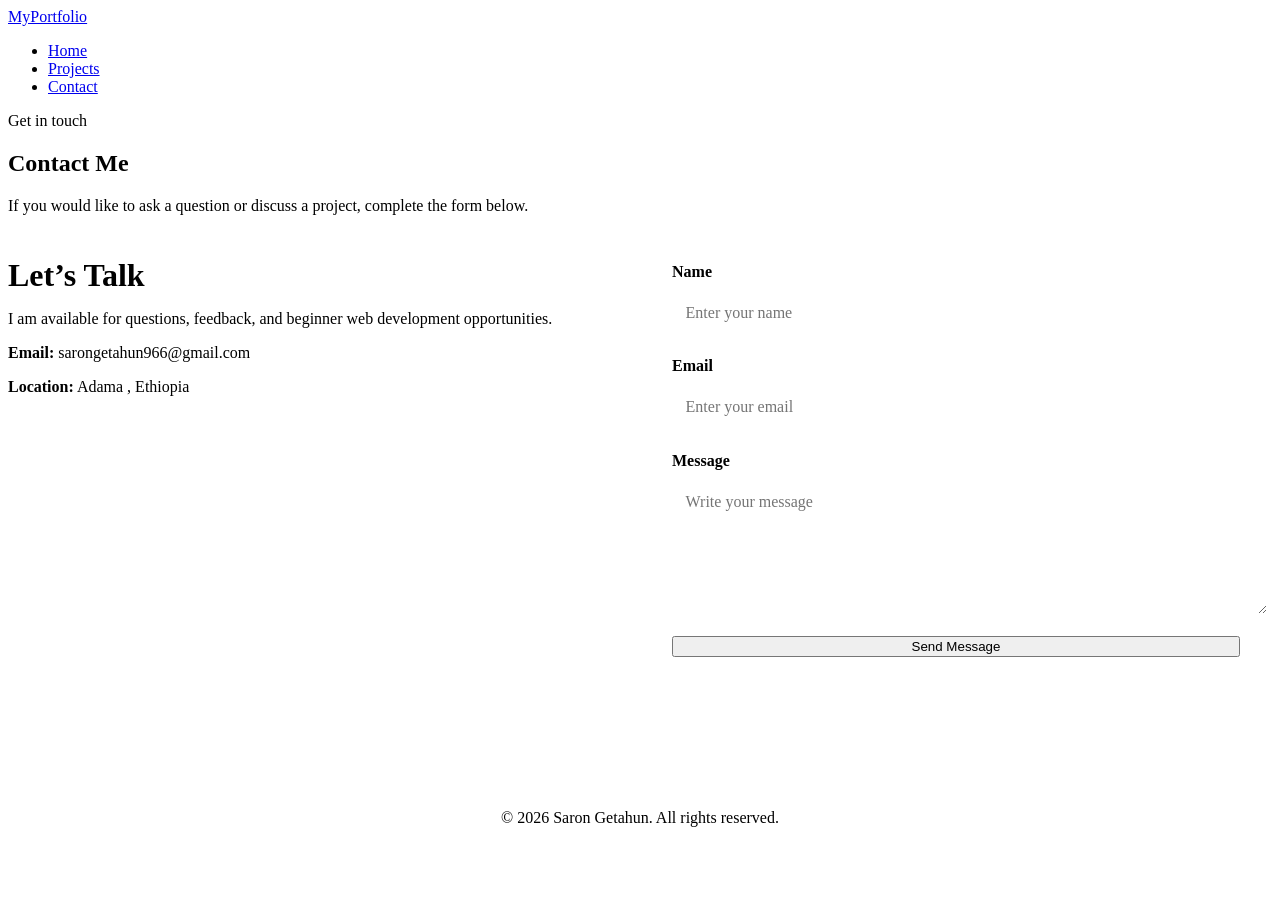
<file: contact.html>
<!DOCTYPE html>
<html lang="en">
<head>
    <meta charset="UTF-8">
    <meta name="viewport" content="width=device-width, initial-scale=1.0">
    <title>My Portfolio | Contact</title>
    <link rel="stylesheet" href="style.css">
</head>
<body>

    <header class="site-header">
        <nav class="navbar">
            <a href="index.html" class="logo">MyPortfolio</a>

            <ul class="nav-links">
                <li><a href="index.html">Home</a></li>
                <li><a href="projects.html">Projects</a></li>
                <li><a href="contact.html" class="active">Contact</a></li>
            </ul>
        </nav>
    </header>

    <main>
        <section class="page-heading">
            <p class="intro">Get in touch</p>
            <h1>Contact Me</h1>
            <p>
                If you would like to ask a question or discuss a project,
                complete the form below.
            </p>
        </section>

        <section class="contact-section">
            <div class="contact-information">
                <h2>Let’s Talk</h2>
                <p>
                    I am available for questions, feedback, and beginner web
                    development opportunities.
                </p>

                <p><strong>Email:</strong> sarongetahun966@gmail.com</p>
                <p><strong>Location:</strong> Adama , Ethiopia</p>
            </div>

            <form class="contact-form">
                <label for="name">Name</label>
                <input type="text" id="name" name="name" placeholder="Enter your name">

                <label for="email">Email</label>
                <input type="email" id="email" name="email" placeholder="Enter your email">

                <label for="message">Message</label>
                <textarea id="message" name="message" rows="6"
                          placeholder="Write your message"></textarea>

                <button type="submit" class="button">Send Message</button>
            </form>
        </section>
    </main>

    <footer class="footer">
        <p>&copy; 2026 Saron Getahun. All rights reserved.</p>
    </footer>

</body>
</html>
</file>
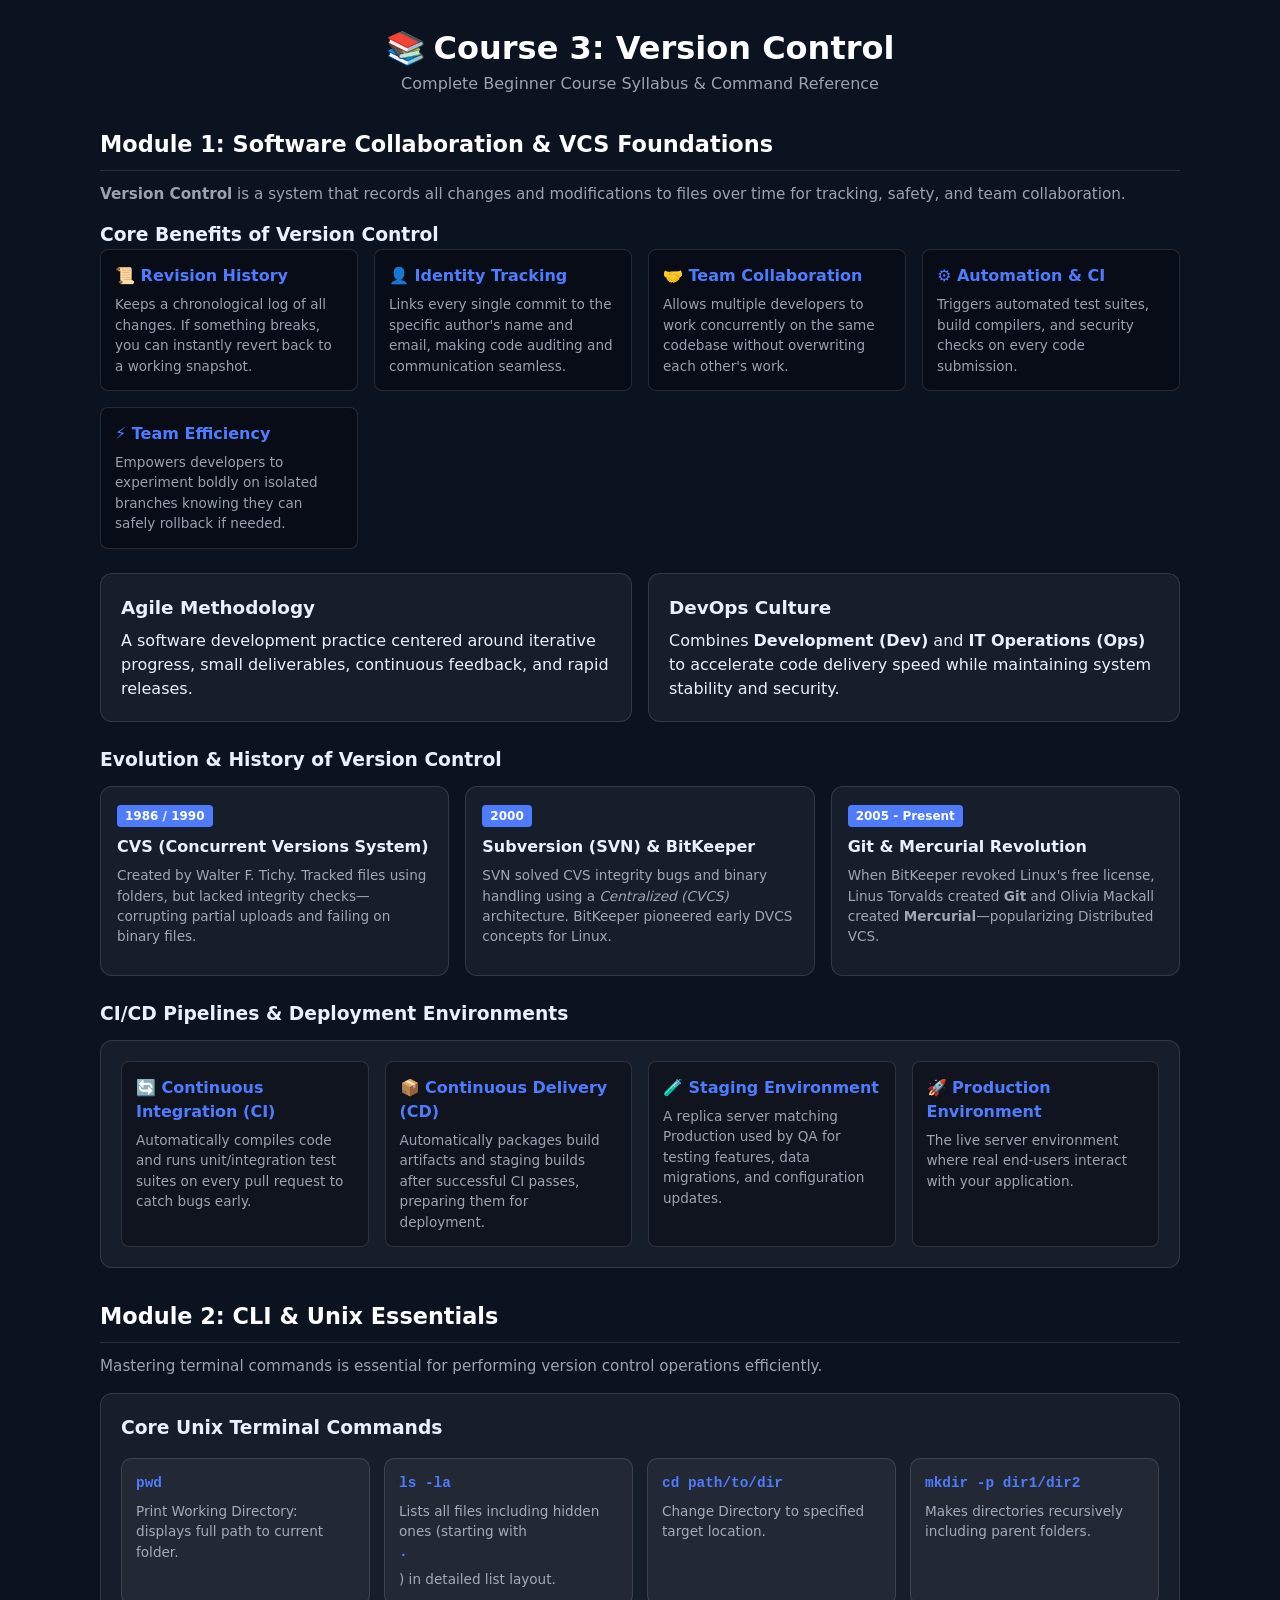
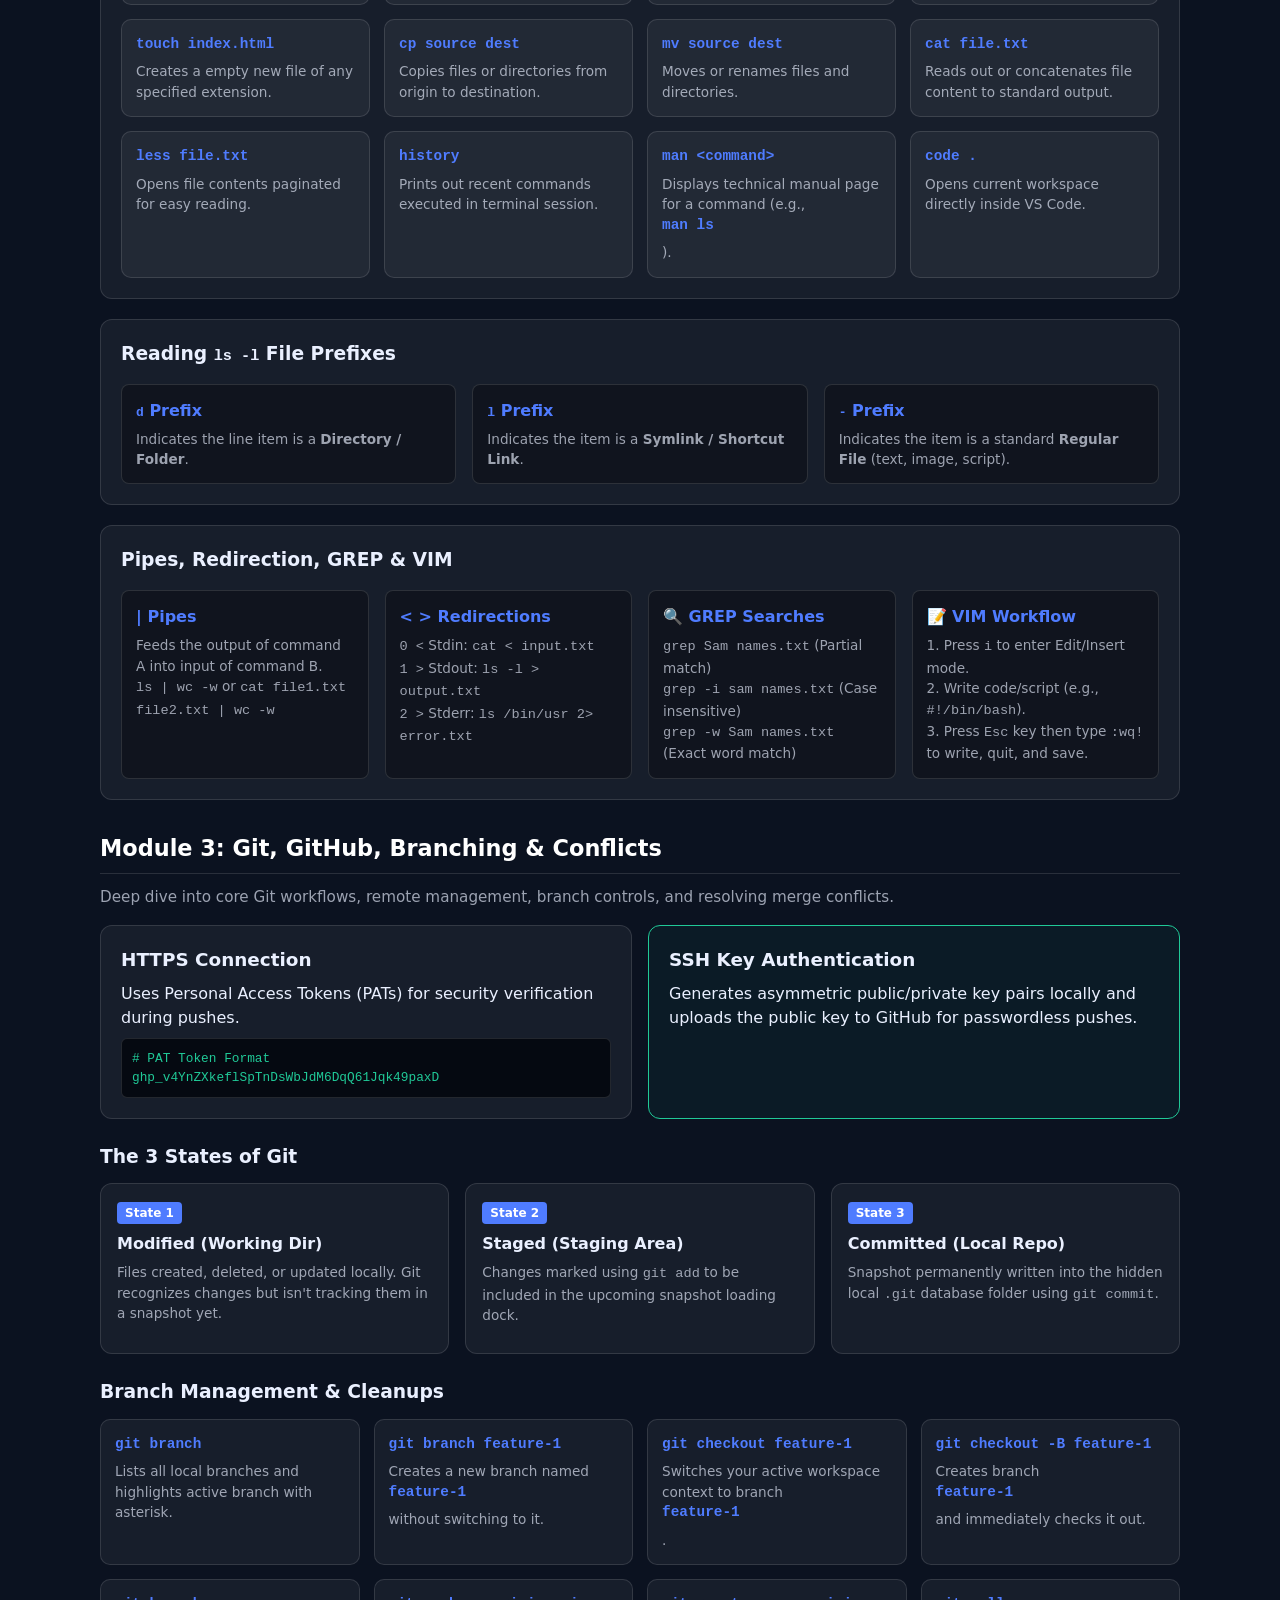
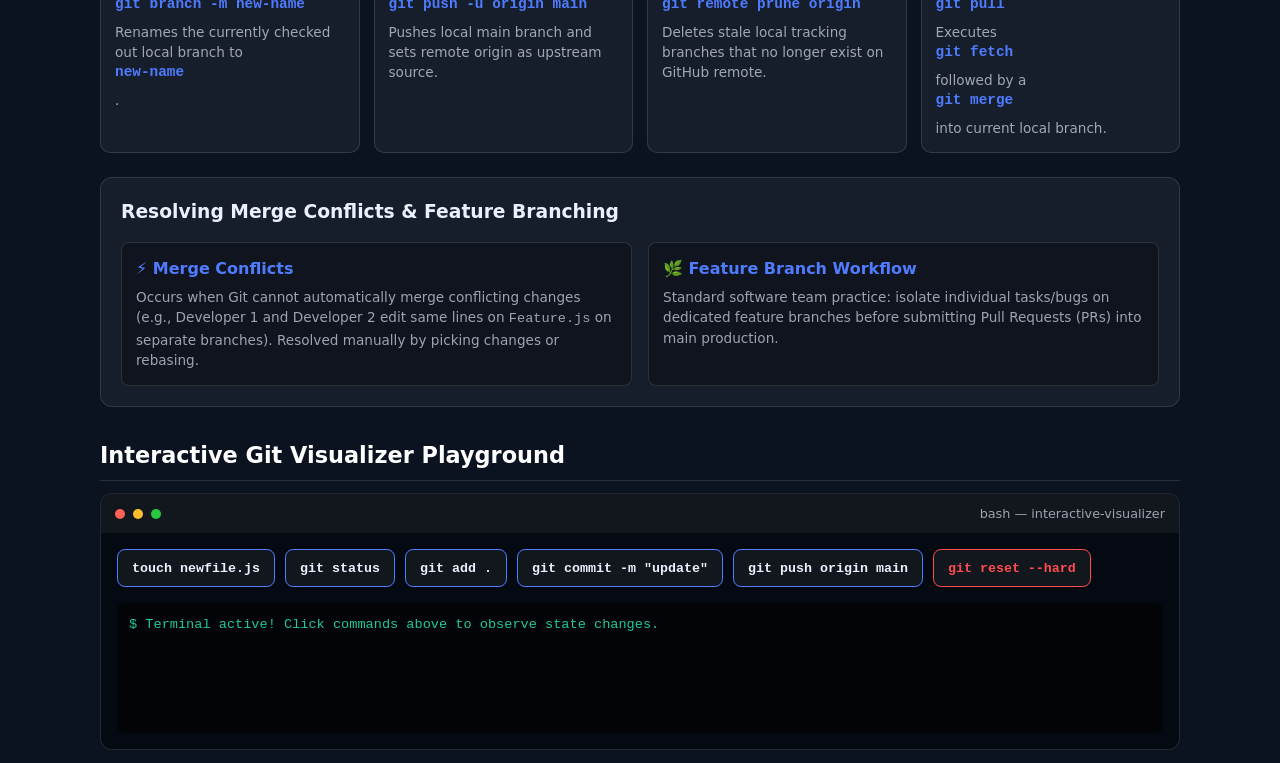
<file: git-note/detail-note.html>
<!doctype html>
<html lang="en">
  <head>
    <meta charset="UTF-8" />
    <meta name="viewport" content="width=device-width, initial-scale=1.0" />
    <meta name="color-scheme" content="dark" />
    <title>Course 3: Version Control Mastery Notes</title>
    <link rel="stylesheet" href="git.css" />
  </head>
  <body>
    <!-- ── NAVBAR ── -->
    <header class="navbar">
      <div class="logo"><span class="git-icon">📚</span> Course 3: Version Control</div>
      <p class="subtitle">Complete Beginner Course Syllabus & Command Reference</p>
    </header>

    <main class="container">

      <!-- ── MODULE 1: SOFTWARE COLLABORATION ── -->
      <section class="info-section">
        <h2>Module 1: Software Collaboration & VCS Foundations</h2>
        <p class="section-intro">
          <strong>Version Control</strong> is a system that records all changes and modifications to files over time for tracking, safety, and team collaboration.
        </p>

        <!-- Benefits Grid -->
        <h3>Core Benefits of Version Control</h3>
        <div class="breakdown-grid" style="margin-bottom: 24px;">
          <div class="breakdown-item">
            <h4>📜 Revision History</h4>
            <p>Keeps a chronological log of all changes. If something breaks, you can instantly revert back to a working snapshot.</p>
          </div>
          <div class="breakdown-item">
            <h4>👤 Identity Tracking</h4>
            <p>Links every single commit to the specific author's name and email, making code auditing and communication seamless.</p>
          </div>
          <div class="breakdown-item">
            <h4>🤝 Team Collaboration</h4>
            <p>Allows multiple developers to work concurrently on the same codebase without overwriting each other's work.</p>
          </div>
          <div class="breakdown-item">
            <h4>⚙️ Automation & CI</h4>
            <p>Triggers automated test suites, build compilers, and security checks on every code submission.</p>
          </div>
          <div class="breakdown-item">
            <h4>⚡ Team Efficiency</h4>
            <p>Empowers developers to experiment boldly on isolated branches knowing they can safely rollback if needed.</p>
          </div>
        </div>

        <!-- Methodologies & Ecosystems -->
        <div class="comparison-grid">
          <div class="info-card">
            <h3>Agile Methodology</h3>
            <p>A software development practice centered around iterative progress, small deliverables, continuous feedback, and rapid releases.</p>
          </div>
          <div class="info-card">
            <h3>DevOps Culture</h3>
            <p>Combines <strong>Development (Dev)</strong> and <strong>IT Operations (Ops)</strong> to accelerate code delivery speed while maintaining system stability and security.</p>
          </div>
        </div>

        <!-- History Timeline -->
        <h3 style="margin-top: 24px; margin-bottom: 12px;">Evolution & History of Version Control</h3>
        <div class="steps-grid">
          <div class="step-card">
            <div class="step-num">1986 / 1990</div>
            <h3>CVS (Concurrent Versions System)</h3>
            <p>Created by Walter F. Tichy. Tracked files using folders, but lacked integrity checks—corrupting partial uploads and failing on binary files.</p>
          </div>

          <div class="step-card">
            <div class="step-num">2000</div>
            <h3>Subversion (SVN) & BitKeeper</h3>
            <p>SVN solved CVS integrity bugs and binary handling using a <em>Centralized (CVCS)</em> architecture. BitKeeper pioneered early DVCS concepts for Linux.</p>
          </div>

          <div class="step-card">
            <div class="step-num">2005 - Present</div>
            <h3>Git & Mercurial Revolution</h3>
            <p>When BitKeeper revoked Linux's free license, Linus Torvalds created <strong>Git</strong> and Olivia Mackall created <strong>Mercurial</strong>—popularizing Distributed VCS.</p>
          </div>
        </div>

        <!-- Staging vs Production & CI/CD Pipeline -->
        <h3 style="margin-top: 24px; margin-bottom: 12px;">CI/CD Pipelines & Deployment Environments</h3>
        <div class="breakdown-box">
          <div class="breakdown-grid">
            <div class="breakdown-item">
              <h4>🔄 Continuous Integration (CI)</h4>
              <p>Automatically compiles code and runs unit/integration test suites on every pull request to catch bugs early.</p>
            </div>
            <div class="breakdown-item">
              <h4>📦 Continuous Delivery (CD)</h4>
              <p>Automatically packages build artifacts and staging builds after successful CI passes, preparing them for deployment.</p>
            </div>
            <div class="breakdown-item">
              <h4>🧪 Staging Environment</h4>
              <p>A replica server matching Production used by QA for testing features, data migrations, and configuration updates.</p>
            </div>
            <div class="breakdown-item">
              <h4>🚀 Production Environment</h4>
              <p>The live server environment where real end-users interact with your application.</p>
            </div>
          </div>
        </div>
      </section>


      <!-- ── MODULE 2: COMMAND LINE & UNIX MASTERY ── -->
      <section class="info-section">
        <h2>Module 2: CLI & Unix Essentials</h2>
        <p class="section-intro">
          Mastering terminal commands is essential for performing version control operations efficiently.
        </p>

        <!-- Command Table -->
        <div class="breakdown-box" style="margin-bottom: 20px;">
          <h3>Core Unix Terminal Commands</h3>
          <div class="glossary-grid" style="margin-top: 12px;">
            <div class="glossary-card"><code>pwd</code><p>Print Working Directory: displays full path to current folder.</p></div>
            <div class="glossary-card"><code>ls -la</code><p>Lists all files including hidden ones (starting with <code>.</code>) in detailed list layout.</p></div>
            <div class="glossary-card"><code>cd path/to/dir</code><p>Change Directory to specified target location.</p></div>
            <div class="glossary-card"><code>mkdir -p dir1/dir2</code><p>Makes directories recursively including parent folders.</p></div>
            <div class="glossary-card"><code>touch index.html</code><p>Creates a empty new file of any specified extension.</p></div>
            <div class="glossary-card"><code>cp source dest</code><p>Copies files or directories from origin to destination.</p></div>
            <div class="glossary-card"><code>mv source dest</code><p>Moves or renames files and directories.</p></div>
            <div class="glossary-card"><code>cat file.txt</code><p>Reads out or concatenates file content to standard output.</p></div>
            <div class="glossary-card"><code>less file.txt</code><p>Opens file contents paginated for easy reading.</p></div>
            <div class="glossary-card"><code>history</code><p>Prints out recent commands executed in terminal session.</p></div>
            <div class="glossary-card"><code>man &lt;command&gt;</code><p>Displays technical manual page for a command (e.g., <code>man ls</code>).</p></div>
            <div class="glossary-card"><code>code .</code><p>Opens current workspace directly inside VS Code.</p></div>
          </div>
        </div>

        <!-- Unix Permissions Breakdown -->
        <div class="breakdown-box" style="margin-bottom: 20px;">
          <h3>Reading <code>ls -l</code> File Prefixes</h3>
          <div class="breakdown-grid">
            <div class="breakdown-item">
              <h4><code>d</code> Prefix</h4>
              <p>Indicates the line item is a <strong>Directory / Folder</strong>.</p>
            </div>
            <div class="breakdown-item">
              <h4><code>l</code> Prefix</h4>
              <p>Indicates the item is a <strong>Symlink / Shortcut Link</strong>.</p>
            </div>
            <div class="breakdown-item">
              <h4><code>-</code> Prefix</h4>
              <p>Indicates the item is a standard <strong>Regular File</strong> (text, image, script).</p>
            </div>
          </div>
        </div>

        <!-- Pipes, I/O Redirection, GREP & VIM -->
        <div class="breakdown-box">
          <h3>Pipes, Redirection, GREP & VIM</h3>
          <div class="breakdown-grid">
            <div class="breakdown-item">
              <h4>| Pipes</h4>
              <p>Feeds the output of command A into input of command B.<br><code>ls | wc -w</code> or <code>cat file1.txt file2.txt | wc -w</code></p>
            </div>
            <div class="breakdown-item">
              <h4>&lt; &gt; Redirections</h4>
              <p>
                <code>0 &lt;</code> Stdin: <code>cat &lt; input.txt</code><br>
                <code>1 &gt;</code> Stdout: <code>ls -l &gt; output.txt</code><br>
                <code>2 &gt;</code> Stderr: <code>ls /bin/usr 2&gt; error.txt</code>
              </p>
            </div>
            <div class="breakdown-item">
              <h4>🔍 GREP Searches</h4>
              <p>
                <code>grep Sam names.txt</code> (Partial match)<br>
                <code>grep -i sam names.txt</code> (Case insensitive)<br>
                <code>grep -w Sam names.txt</code> (Exact word match)
              </p>
            </div>
            <div class="breakdown-item">
              <h4>📝 VIM Workflow</h4>
              <p>
                1. Press <code>i</code> to enter Edit/Insert mode.<br>
                2. Write code/script (e.g., <code>#!/bin/bash</code>).<br>
                3. Press <code>Esc</code> key then type <code>:wq!</code> to write, quit, and save.
              </p>
            </div>
          </div>
        </div>
      </section>


      <!-- ── MODULE 3: GIT & GITHUB WORKFLOWS ── -->
      <section class="info-section">
        <h2>Module 3: Git, GitHub, Branching & Conflicts</h2>
        <p class="section-intro">
          Deep dive into core Git workflows, remote management, branch controls, and resolving merge conflicts.
        </p>

        <!-- Authentication -->
        <div class="comparison-grid">
          <div class="info-card">
            <h3>HTTPS Connection</h3>
            <p>Uses Personal Access Tokens (PATs) for security verification during pushes.</p>
            <pre class="code-block" style="margin-top: 8px;"><code># PAT Token Format
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</code></pre>
          </div>

          <div class="info-card highlight-card">
            <h3>SSH Key Authentication</h3>
            <p>Generates asymmetric public/private key pairs locally and uploads the public key to GitHub for passwordless pushes.</p>
          </div>
        </div>

        <!-- The 3 States -->
        <h3 style="margin-top: 24px; margin-bottom: 12px;">The 3 States of Git</h3>
        <div class="steps-grid">
          <div class="step-card">
            <div class="step-num">State 1</div>
            <h3>Modified (Working Dir)</h3>
            <p>Files created, deleted, or updated locally. Git recognizes changes but isn't tracking them in a snapshot yet.</p>
          </div>

          <div class="step-card">
            <div class="step-num">State 2</div>
            <h3>Staged (Staging Area)</h3>
            <p>Changes marked using <code>git add</code> to be included in the upcoming snapshot loading dock.</p>
          </div>

          <div class="step-card">
            <div class="step-num">State 3</div>
            <h3>Committed (Local Repo)</h3>
            <p>Snapshot permanently written into the hidden local <code>.git</code> database folder using <code>git commit</code>.</p>
          </div>
        </div>

        <!-- Branching Commands -->
        <h3 style="margin-top: 24px; margin-bottom: 12px;">Branch Management & Cleanups</h3>
        <div class="glossary-grid">
          <div class="glossary-card"><code>git branch</code><p>Lists all local branches and highlights active branch with asterisk.</p></div>
          <div class="glossary-card"><code>git branch feature-1</code><p>Creates a new branch named <code>feature-1</code> without switching to it.</p></div>
          <div class="glossary-card"><code>git checkout feature-1</code><p>Switches your active workspace context to branch <code>feature-1</code>.</p></div>
          <div class="glossary-card"><code>git checkout -B feature-1</code><p>Creates branch <code>feature-1</code> and immediately checks it out.</p></div>
          <div class="glossary-card"><code>git branch -m new-name</code><p>Renames the currently checked out local branch to <code>new-name</code>.</p></div>
          <div class="glossary-card"><code>git push -u origin main</code><p>Pushes local main branch and sets remote origin as upstream source.</p></div>
          <div class="glossary-card"><code>git remote prune origin</code><p>Deletes stale local tracking branches that no longer exist on GitHub remote.</p></div>
          <div class="glossary-card"><code>git pull</code><p>Executes <code>git fetch</code> followed by a <code>git merge</code> into current local branch.</p></div>
        </div>

        <!-- Merge Conflicts & Feature Branching -->
        <div class="breakdown-box" style="margin-top: 24px;">
          <h3>Resolving Merge Conflicts & Feature Branching</h3>
          <div class="breakdown-grid">
            <div class="breakdown-item">
              <h4>⚡ Merge Conflicts</h4>
              <p>Occurs when Git cannot automatically merge conflicting changes (e.g., Developer 1 and Developer 2 edit same lines on <code>Feature.js</code> on separate branches). Resolved manually by picking changes or rebasing.</p>
            </div>
            <div class="breakdown-item">
              <h4>🌿 Feature Branch Workflow</h4>
              <p>Standard software team practice: isolate individual tasks/bugs on dedicated feature branches before submitting Pull Requests (PRs) into main production.</p>
            </div>
          </div>
        </div>
      </section>


      <!-- ── SECTION 4: INTERACTIVE DEMO LINK ── -->
      <section class="control-section" aria-label="Git Terminal">
        <h2>Interactive Git Visualizer Playground</h2>
        <div class="terminal-container">
          <div class="terminal-bar">
            <span class="dot red"></span>
            <span class="dot yellow"></span>
            <span class="dot green"></span>
            <span class="term-title">bash — interactive-visualizer</span>
          </div>
          <div class="terminal-body">
            <div class="command-buttons">
              <button class="btn btn-cmd" id="btnTouch">
                <code>touch newfile.js</code>
              </button>
              <button class="btn btn-cmd" id="btnStatus">
                <code>git status</code>
              </button>
              <button class="btn btn-cmd" id="btnAdd">
                <code>git add .</code>
              </button>
              <button class="btn btn-cmd" id="btnCommit">
                <code>git commit -m "update"</code>
              </button>
              <button class="btn btn-cmd" id="btnPush">
                <code>git push origin main</code>
              </button>
              <button class="btn btn-danger" id="btnReset">
                <code>git reset --hard</code>
              </button>
            </div>

            <div class="terminal-output" id="termOutput">
              <p class="line prompt">
                $ Terminal active! Click commands above to observe state changes.
              </p>
            </div>
          </div>
        </div>
      </section>

    </main>

    <script src="git.js"></script>
  </body>
</html>
</file>
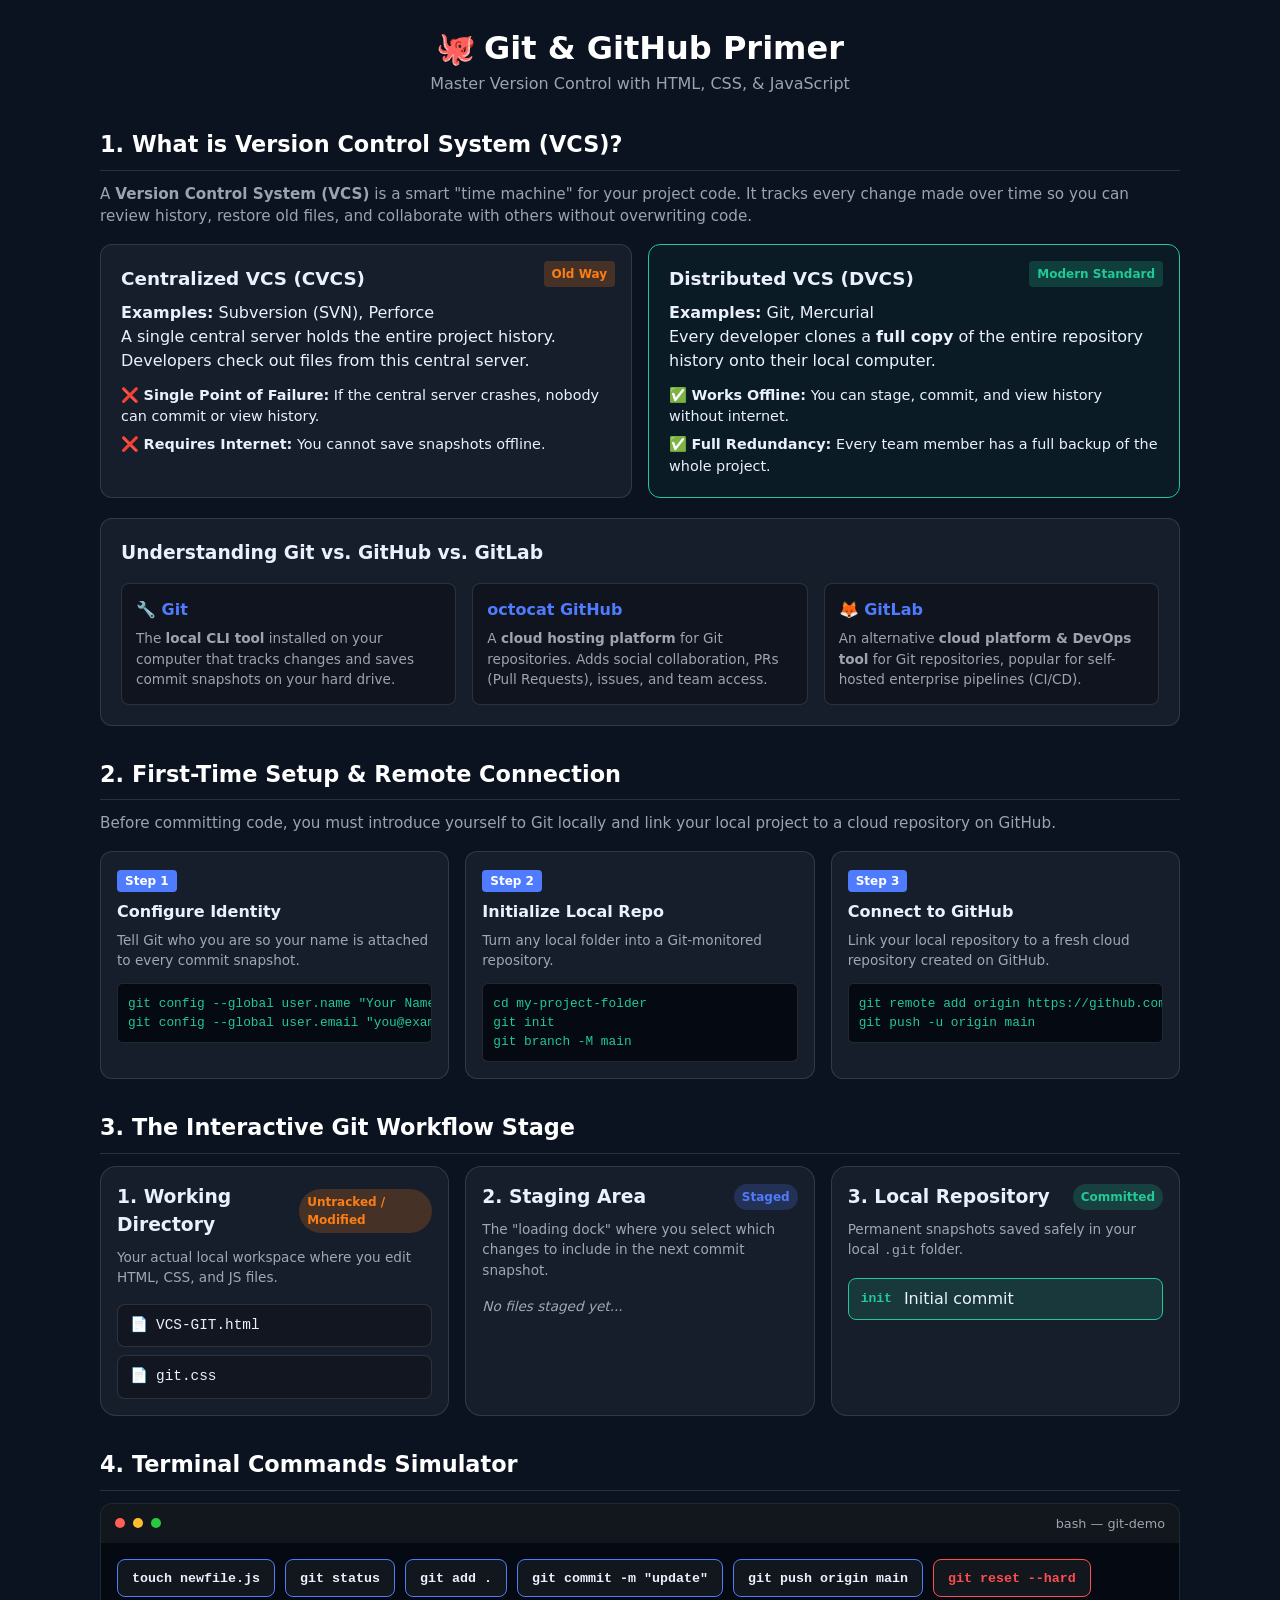
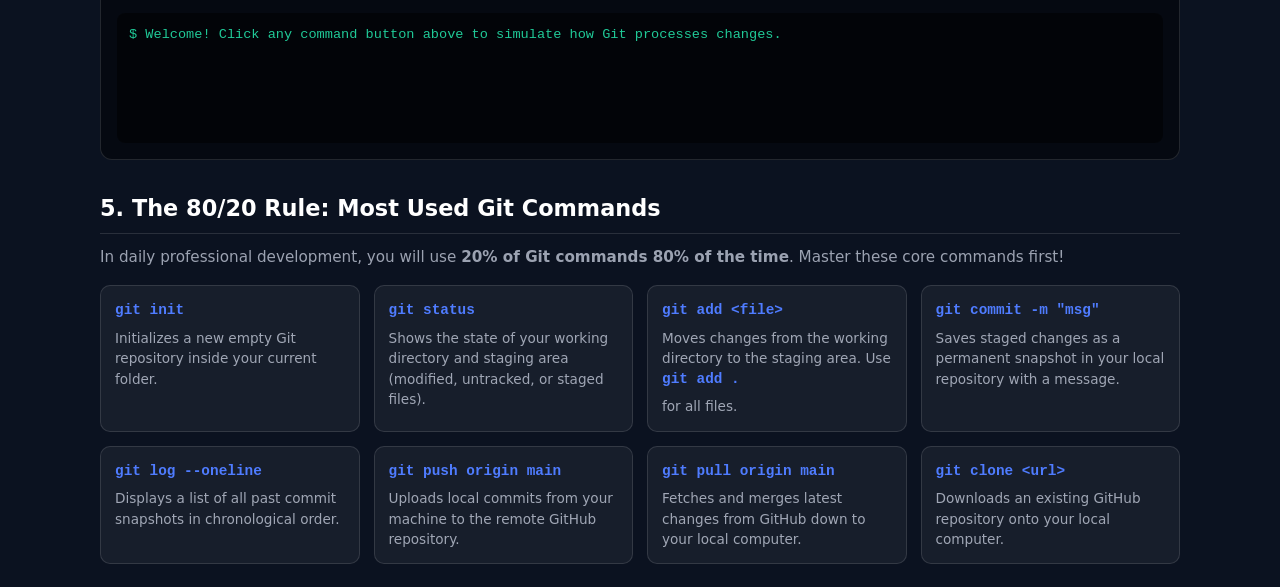
<file: git-note/VCS-GIT.html>
<!doctype html>
<html lang="en">
  <head>
    <meta charset="UTF-8" />
    <meta name="viewport" content="width=device-width, initial-scale=1.0" />
    <meta name="color-scheme" content="dark" />
    <title>Git & GitHub Mastery - Beginner Visual Guide</title>
    <link rel="stylesheet" href="git.css" />
  </head>
  <body>
    <!-- ── NAVBAR ── -->
    <header class="navbar">
      <div class="logo">
        <span class="git-icon">🐙</span> Git & GitHub Primer
      </div>
      <p class="subtitle">
        Master Version Control with HTML, CSS, & JavaScript
      </p>
    </header>

    <main class="container">
      <!-- ── SECTION 1: VCS & DVCS FUNDAMENTALS ── -->
      <section class="info-section">
        <h2>1. What is Version Control System (VCS)?</h2>
        <p class="section-intro">
          A <strong>Version Control System (VCS)</strong> is a smart "time
          machine" for your project code. It tracks every change made over time
          so you can review history, restore old files, and collaborate with
          others without overwriting code.
        </p>

        <div class="comparison-grid">
          <div class="info-card">
            <span class="card-badge badge-warning">Old Way</span>
            <h3>Centralized VCS (CVCS)</h3>
            <p><strong>Examples:</strong> Subversion (SVN), Perforce</p>
            <p>
              A single central server holds the entire project history.
              Developers check out files from this central server.
            </p>
            <ul class="card-list">
              <li>
                ❌ <strong>Single Point of Failure:</strong> If the central
                server crashes, nobody can commit or view history.
              </li>
              <li>
                ❌ <strong>Requires Internet:</strong> You cannot save snapshots
                offline.
              </li>
            </ul>
          </div>

          <div class="info-card highlight-card">
            <span class="card-badge badge-success">Modern Standard</span>
            <h3>Distributed VCS (DVCS)</h3>
            <p><strong>Examples:</strong> Git, Mercurial</p>
            <p>
              Every developer clones a <strong>full copy</strong> of the entire
              repository history onto their local computer.
            </p>
            <ul class="card-list">
              <li>
                ✅ <strong>Works Offline:</strong> You can stage, commit, and
                view history without internet.
              </li>
              <li>
                ✅ <strong>Full Redundancy:</strong> Every team member has a
                full backup of the whole project.
              </li>
            </ul>
          </div>
        </div>

        <!-- Git vs GitHub vs GitLab -->
        <div class="breakdown-box">
          <h3>Understanding Git vs. GitHub vs. GitLab</h3>
          <div class="breakdown-grid">
            <div class="breakdown-item">
              <h4>🔧 Git</h4>
              <p>
                The <strong>local CLI tool</strong> installed on your computer
                that tracks changes and saves commit snapshots on your hard
                drive.
              </p>
            </div>
            <div class="breakdown-item">
              <h4>octocat GitHub</h4>
              <p>
                A <strong>cloud hosting platform</strong> for Git repositories.
                Adds social collaboration, PRs (Pull Requests), issues, and team
                access.
              </p>
            </div>
            <div class="breakdown-item">
              <h4>🦊 GitLab</h4>
              <p>
                An alternative <strong>cloud platform & DevOps tool</strong> for
                Git repositories, popular for self-hosted enterprise pipelines
                (CI/CD).
              </p>
            </div>
          </div>
        </div>
      </section>

      <!-- ── SECTION 2: FIRST-TIME SETUP & REMOTE SETUP ── -->
      <section class="info-section">
        <h2>2. First-Time Setup & Remote Connection</h2>
        <p class="section-intro">
          Before committing code, you must introduce yourself to Git locally and
          link your local project to a cloud repository on GitHub.
        </p>

        <div class="steps-grid">
          <div class="step-card">
            <div class="step-num">Step 1</div>
            <h3>Configure Identity</h3>
            <p>
              Tell Git who you are so your name is attached to every commit
              snapshot.
            </p>
            <pre
              class="code-block"
            ><code>git config --global user.name "Your Name"
git config --global user.email "you@example.com"</code></pre>
          </div>

          <div class="step-card">
            <div class="step-num">Step 2</div>
            <h3>Initialize Local Repo</h3>
            <p>Turn any local folder into a Git-monitored repository.</p>
            <pre class="code-block"><code>cd my-project-folder
git init
git branch -M main</code></pre>
          </div>

          <div class="step-card">
            <div class="step-num">Step 3</div>
            <h3>Connect to GitHub</h3>
            <p>
              Link your local repository to a fresh cloud repository created on
              GitHub.
            </p>
            <pre
              class="code-block"
            ><code>git remote add origin https://github.com/user/repo.git
git push -u origin main</code></pre>
          </div>
        </div>
      </section>

      <!-- ── SECTION 3: INTERACTIVE WORKFLOW STAGE ── -->
      <section class="stage-section" aria-label="Git Workflow Visualizer">
        <h2>3. The Interactive Git Workflow Stage</h2>
        <div class="workflow-grid">
          <!-- Working Directory -->
          <div class="stage-card" id="workingDir">
            <div class="card-header">
              <h3>1. Working Directory</h3>
              <span class="badge status-working">Untracked / Modified</span>
            </div>
            <p class="card-desc">
              Your actual local workspace where you edit HTML, CSS, and JS
              files.
            </p>
            <ul class="file-list" id="workingFiles">
              <!-- Dynamic Files Injected Here -->
            </ul>
          </div>

          <!-- Staging Area -->
          <div class="stage-card" id="stagingArea">
            <div class="card-header">
              <h3>2. Staging Area</h3>
              <span class="badge status-staged">Staged</span>
            </div>
            <p class="card-desc">
              The "loading dock" where you select which changes to include in
              the next commit snapshot.
            </p>
            <ul class="file-list" id="stagedFiles">
              <li class="empty-msg">No files staged yet...</li>
            </ul>
          </div>

          <!-- Local Repository -->
          <div class="stage-card" id="localRepo">
            <div class="card-header">
              <h3>3. Local Repository</h3>
              <span class="badge status-committed">Committed</span>
            </div>
            <p class="card-desc">
              Permanent snapshots saved safely in your local
              <code>.git</code> folder.
            </p>
            <div class="commit-history" id="commitHistory">
              <div class="commit-node initial">
                <span class="commit-hash">init</span>
                <span class="commit-msg">Initial commit</span>
              </div>
            </div>
          </div>
        </div>
      </section>

      <!-- ── SECTION 4: INTERACTIVE TERMINAL SIMULATOR ── -->
      <section class="control-section" aria-label="Git Terminal">
        <h2>4. Terminal Commands Simulator</h2>

        <div class="terminal-container">
          <div class="terminal-bar">
            <span class="dot red"></span>
            <span class="dot yellow"></span>
            <span class="dot green"></span>
            <span class="term-title">bash — git-demo</span>
          </div>

          <div class="terminal-body">
            <div class="command-buttons">
              <button class="btn btn-cmd" id="btnTouch">
                <code>touch newfile.js</code>
              </button>

              <button class="btn btn-cmd" id="btnStatus">
                <code>git status</code>
              </button>

              <button class="btn btn-cmd" id="btnAdd">
                <code>git add .</code>
              </button>

              <button class="btn btn-cmd" id="btnCommit">
                <code>git commit -m "update"</code>
              </button>

              <button class="btn btn-cmd" id="btnPush">
                <code>git push origin main</code>
              </button>

              <button class="btn btn-danger" id="btnReset">
                <code>git reset --hard</code>
              </button>
            </div>

            <div class="terminal-output" id="termOutput">
              <p class="line prompt">
                $ Welcome! Click any command button above to simulate how Git
                processes changes.
              </p>
            </div>
          </div>
        </div>
      </section>

      <!-- ── SECTION 5: THE 80/20 RULE GLOSSARY ── -->
      <section class="info-section">
        <h2>5. The 80/20 Rule: Most Used Git Commands</h2>
        <p class="section-intro">
          In daily professional development, you will use
          <strong>20% of Git commands 80% of the time</strong>. Master these
          core commands first!
        </p>

        <div class="glossary-grid">
          <div class="glossary-card">
            <code>git init</code>
            <p>
              Initializes a new empty Git repository inside your current folder.
            </p>
          </div>

          <div class="glossary-card">
            <code>git status</code>
            <p>
              Shows the state of your working directory and staging area
              (modified, untracked, or staged files).
            </p>
          </div>

          <div class="glossary-card">
            <code>git add &lt;file&gt;</code>
            <p>
              Moves changes from the working directory to the staging area. Use
              <code>git add .</code> for all files.
            </p>
          </div>

          <div class="glossary-card">
            <code>git commit -m "msg"</code>
            <p>
              Saves staged changes as a permanent snapshot in your local
              repository with a message.
            </p>
          </div>

          <div class="glossary-card">
            <code>git log --oneline</code>
            <p>
              Displays a list of all past commit snapshots in chronological
              order.
            </p>
          </div>

          <div class="glossary-card">
            <code>git push origin main</code>
            <p>
              Uploads local commits from your machine to the remote GitHub
              repository.
            </p>
          </div>

          <div class="glossary-card">
            <code>git pull origin main</code>
            <p>
              Fetches and merges latest changes from GitHub down to your local
              computer.
            </p>
          </div>

          <div class="glossary-card">
            <code>git clone &lt;url&gt;</code>
            <p>
              Downloads an existing GitHub repository onto your local computer.
            </p>
          </div>
        </div>
      </section>

    </main>

    <script src="git.js"></script>
  </body>
</html>
</file>
<file: style.css>
flex-wrap: wrap;
    gap: 0.5rem;
    margin-bottom: 1.5rem;
}

.project-tags span {
    padding: 0.3rem 0.6rem;
    border-radius: 2rem;
    background-color: #dbeafe;
    color: #1e40af;
    font-size: 0.85rem;
}

.project-content .button {
    margin-top: auto;
}

.contact-section {
    display: flex;
    align-items: flex-start;
    gap: 4rem;
    padding-bottom: 5rem;
}

.contact-information,
.contact-form {
    flex: 1 1 50%;
}

.contact-information h2 {
    margin-bottom: 1rem;
    font-size: 2rem;
}

.contact-information p {
    margin-bottom: 1rem;
}

.contact-form {
    display: flex;
    flex-direction: column;
    gap: 0.6rem;
    padding: 2rem;
    border: 0.0625rem solid var(--border-color);
    border-radius: 1rem;
    background-color: var(--white-color);
    box-shadow: var(--shadow);
}

.contact-form label {
    color: var(--dark-color);
    font-weight: bold;
}

.contact-form input,
.contact-form textarea {
    width: 100%;
    margin-bottom: 0.75rem;
    padding: 0.85rem;
    border: 0.0625rem solid var(--border-color);
    border-radius: 0.4rem;
    font: inherit;
}

.contact-form textarea {
    resize: vertical;
}

.contact-form input:focus,
.contact-form textarea:focus {
    outline: 0.15rem solid #93c5fd;
    border-color: var(--primary-color);
}

.footer {
    margin-top: auto;
    padding: 1.5rem;
    background-color: var(--dark-color);
    color: var(--white-color);
    text-align: center;
}

@media (max-width: 48rem) {
    .navbar {
        align-items: flex-start;
        flex-direction: column;
        padding: 1.25rem 0;
    }

    .nav-links {
        justify-content: flex-start;
        gap: 1rem;
    }

    .hero {
        min-height: auto;
        padding: 4rem 0;
        flex-direction: column;
        align-items: stretch;
        gap: 2.5rem;
    }

    .hero-image img {
        max-width: none;
    }

    .contact-section {
        flex-direction: column;
        gap: 2rem;
    }

    .contact-information,
    .contact-form {
        width: 100%;
    }
}

@media (max-width: 30rem) {
    main,
    .navbar {
        width: 92%;
    }

    h1 {
        font-size: 2.5rem;
    }

    .hero-buttons {
        flex-direction: column;
        align-items: stretch;
    }

    .button {
        text-align: center;
    }

    .contact-form {
        padding: 1.25rem;
    }
}
</file>
<file: git-note/git.css>
/* Styling & Variables */
:root {
  --bg-color: #0b1220;
  --card-bg: rgba(255, 255, 255, 0.05);
  --card-border: rgba(255, 255, 255, 0.12);
  --text-main: #eaf0ff;
  --text-muted: rgba(234, 240, 255, 0.65);
  --accent-blue: #4f7cff;
  --accent-hover: #3f6fff;
  --accent-green: #20c997;
  --accent-orange: #fd7e14;
  --accent-red: #ff4d4f;
  --font-family:
    system-ui, -apple-system, BlinkMacSystemFont, "Segoe UI", Roboto, sans-serif;
}

* {
  box-sizing: border-box;
  margin: 0;
  padding: 0;
}

body {
  background-color: var(--bg-color);
  color: var(--text-main);
  font-family: var(--font-family);
  line-height: 1.5;
  padding: 24px 16px;
}

/* Header */
.navbar {
  text-align: center;
  margin-bottom: 32px;
}

.logo {
  font-size: 2rem;
  font-weight: 800;
  color: #fff;
  display: flex;
  align-items: center;
  justify-content: center;
  gap: 8px;
}

.subtitle {
  color: var(--text-muted);
  font-size: 1rem;
}

.container {
  max-width: 1080px;
  margin: 0 auto;
  display: flex;
  flex-direction: column;
  gap: 32px;
}

/* Section Headings */
h2 {
  font-size: 1.4rem;
  margin-bottom: 12px;
  border-bottom: 1px solid var(--card-border);
  padding-bottom: 8px;
  color: #fff;
}

.section-intro {
  color: var(--text-muted);
  font-size: 0.95rem;
  margin-bottom: 16px;
}

/* 1. VCS Informational Section */
.comparison-grid {
  display: grid;
  grid-template-columns: repeat(auto-fit, minmax(300px, 1fr));
  gap: 16px;
  margin-bottom: 20px;
}

.info-card {
  background: var(--card-bg);
  border: 1px solid var(--card-border);
  border-radius: 12px;
  padding: 20px;
  position: relative;
}

.highlight-card {
  border-color: var(--accent-green);
  background: rgba(32, 201, 151, 0.05);
}

.card-badge {
  position: absolute;
  top: 16px;
  right: 16px;
  font-size: 0.75rem;
  padding: 4px 8px;
  border-radius: 4px;
  font-weight: bold;
}
.badge-warning {
  background: rgba(253, 126, 20, 0.2);
  color: var(--accent-orange);
}
.badge-success {
  background: rgba(32, 201, 151, 0.2);
  color: var(--accent-green);
}

.info-card h3 {
  font-size: 1.15rem;
  margin-bottom: 8px;
}

.card-list {
  margin-top: 12px;
  list-style: none;
  display: flex;
  flex-direction: column;
  gap: 6px;
  font-size: 0.9rem;
}

/* Breakdown Box */
.breakdown-box {
  background: var(--card-bg);
  border: 1px solid var(--card-border);
  border-radius: 12px;
  padding: 20px;
}

.breakdown-box h3 {
  margin-bottom: 16px;
}

.breakdown-grid {
  display: grid;
  grid-template-columns: repeat(auto-fit, minmax(240px, 1fr));
  gap: 16px;
}

.breakdown-item {
  background: rgba(0, 0, 0, 0.3);
  padding: 14px;
  border-radius: 8px;
  border: 1px solid var(--card-border);
}

.breakdown-item h4 {
  margin-bottom: 6px;
  color: var(--accent-blue);
}

.breakdown-item p {
  font-size: 0.85rem;
  color: var(--text-muted);
}

/* 2. Setup Steps Section */
.steps-grid {
  display: grid;
  grid-template-columns: repeat(auto-fit, minmax(280px, 1fr));
  gap: 16px;
}

.step-card {
  background: var(--card-bg);
  border: 1px solid var(--card-border);
  border-radius: 12px;
  padding: 16px;
}

.step-num {
  display: inline-block;
  background: var(--accent-blue);
  color: #fff;
  font-size: 0.75rem;
  font-weight: bold;
  padding: 2px 8px;
  border-radius: 4px;
  margin-bottom: 8px;
}

.step-card h3 {
  font-size: 1rem;
  margin-bottom: 6px;
}

.step-card p {
  font-size: 0.85rem;
  color: var(--text-muted);
  margin-bottom: 12px;
}

.code-block {
  background: #050911;
  border: 1px solid var(--card-border);
  border-radius: 6px;
  padding: 10px;
  font-family: monospace;
  font-size: 0.8rem;
  color: var(--accent-green);
  overflow-x: auto;
}

/* 3. Workflow Cards */
.workflow-grid {
  display: grid;
  grid-template-columns: repeat(auto-fit, minmax(300px, 1fr));
  gap: 16px;
}

.stage-card {
  background: var(--card-bg);
  border: 1px solid var(--card-border);
  border-radius: 16px;
  padding: 16px;
  display: flex;
  flex-direction: column;
  min-height: 220px;
  transition:
    transform 0.2s ease,
    border-color 0.2s ease;
}

.stage-card:hover {
  border-color: rgba(255, 255, 255, 0.25);
  transform: translateY(-2px);
}

.card-header {
  display: flex;
  justify-content: space-between;
  align-items: center;
  margin-bottom: 8px;
}

.card-desc {
  font-size: 0.85rem;
  color: var(--text-muted);
  margin-bottom: 16px;
}

.badge {
  font-size: 0.75rem;
  padding: 4px 8px;
  border-radius: 999px;
  font-weight: 600;
}

.status-working {
  background: rgba(253, 126, 20, 0.2);
  color: var(--accent-orange);
}
.status-staged {
  background: rgba(79, 124, 255, 0.2);
  color: var(--accent-blue);
}
.status-committed {
  background: rgba(32, 201, 151, 0.2);
  color: var(--accent-green);
}

/* Animated File Items */
.file-list {
  list-style: none;
  display: flex;
  flex-direction: column;
  gap: 8px;
}

.file-item {
  background: rgba(0, 0, 0, 0.25);
  border: 1px solid var(--card-border);
  padding: 10px 12px;
  border-radius: 8px;
  font-family: monospace;
  font-size: 0.9rem;
  display: flex;
  align-items: center;
  gap: 8px;
  animation: slideIn 0.3s cubic-bezier(0.175, 0.885, 0.32, 1.275);
}

.empty-msg {
  font-size: 0.85rem;
  color: var(--text-muted);
  font-style: italic;
}

/* Commit Nodes */
.commit-history {
  display: flex;
  flex-direction: column-reverse;
  gap: 10px;
}

.commit-node {
  background: rgba(32, 201, 151, 0.15);
  border: 1px solid var(--accent-green);
  padding: 8px 12px;
  border-radius: 8px;
  display: flex;
  align-items: center;
  gap: 12px;
  animation: popIn 0.3s ease-out;
}

.commit-hash {
  font-family: monospace;
  font-weight: bold;
  color: var(--accent-green);
}

/* 4. Terminal Section */
.terminal-container {
  background: #050911;
  border: 1px solid var(--card-border);
  border-radius: 12px;
  overflow: hidden;
}

.terminal-bar {
  background: rgba(255, 255, 255, 0.05);
  padding: 10px 14px;
  display: flex;
  align-items: center;
  gap: 8px;
}

.dot {
  width: 10px;
  height: 10px;
  border-radius: 50%;
}
.dot.red {
  background: #ff5f56;
}
.dot.yellow {
  background: #ffbd2e;
}
.dot.green {
  background: #27c93f;
}

.term-title {
  font-size: 0.8rem;
  color: var(--text-muted);
  margin-left: auto;
}

.terminal-body {
  padding: 16px;
}

.command-buttons {
  display: flex;
  flex-wrap: wrap;
  gap: 10px;
  margin-bottom: 16px;
}

.btn {
  padding: 10px 14px;
  border-radius: 8px;
  border: 1px solid var(--card-border);
  background: var(--card-bg);
  color: var(--text-main);
  cursor: pointer;
  font-family: var(--font-family);
  font-weight: 600;
  transition: all 0.2s ease;
}

.btn:hover {
  background: rgba(255, 255, 255, 0.12);
  transform: translateY(-1px);
}

.btn:active {
  transform: translateY(1px);
}

.btn-cmd {
  border-color: var(--accent-blue);
}
.btn-cmd:hover {
  background: var(--accent-blue);
}

.btn-danger {
  border-color: var(--accent-red);
  color: var(--accent-red);
}
.btn-danger:hover {
  background: var(--accent-red);
  color: #fff;
}

.terminal-output {
  background: rgba(0, 0, 0, 0.5);
  border-radius: 8px;
  padding: 12px;
  height: 130px;
  overflow-y: auto;
  font-family: monospace;
  font-size: 0.85rem;
}

.line {
  margin-bottom: 4px;
}
.line.prompt {
  color: var(--accent-green);
}
.line.info {
  color: var(--accent-blue);
}
.line.error {
  color: var(--accent-red);
}

/* 5. Glossary Grid (80/20 Rule) */
.glossary-grid {
  display: grid;
  grid-template-columns: repeat(auto-fit, minmax(240px, 1fr));
  gap: 14px;
}

.glossary-card {
  background: var(--card-bg);
  border: 1px solid var(--card-border);
  padding: 14px;
  border-radius: 10px;
}

.glossary-card code {
  font-family: monospace;
  color: var(--accent-blue);
  font-weight: bold;
  font-size: 0.9rem;
  display: block;
  margin-bottom: 6px;
}

.glossary-card p {
  font-size: 0.85rem;
  color: var(--text-muted);
}

/* 6. Visual Analogy */
.analogy-grid {
  display: grid;
  grid-template-columns: repeat(auto-fit, minmax(220px, 1fr));
  gap: 16px;
}

.analogy-card {
  background: var(--card-bg);
  border: 1px solid var(--card-border);
  border-radius: 12px;
  padding: 20px;
  text-align: center;
}

.card-icon {
  font-size: 2rem;
  margin-bottom: 8px;
}

/* Keyframe Animations */
@keyframes slideIn {
  from {
    opacity: 0;
    transform: translateX(-15px);
  }
  to {
    opacity: 1;
    transform: translateX(0);
  }
}

@keyframes popIn {
  from {
    opacity: 0;
    transform: scale(0.9);
  }
  to {
    opacity: 1;
    transform: scale(1);
  }
}
</file>
